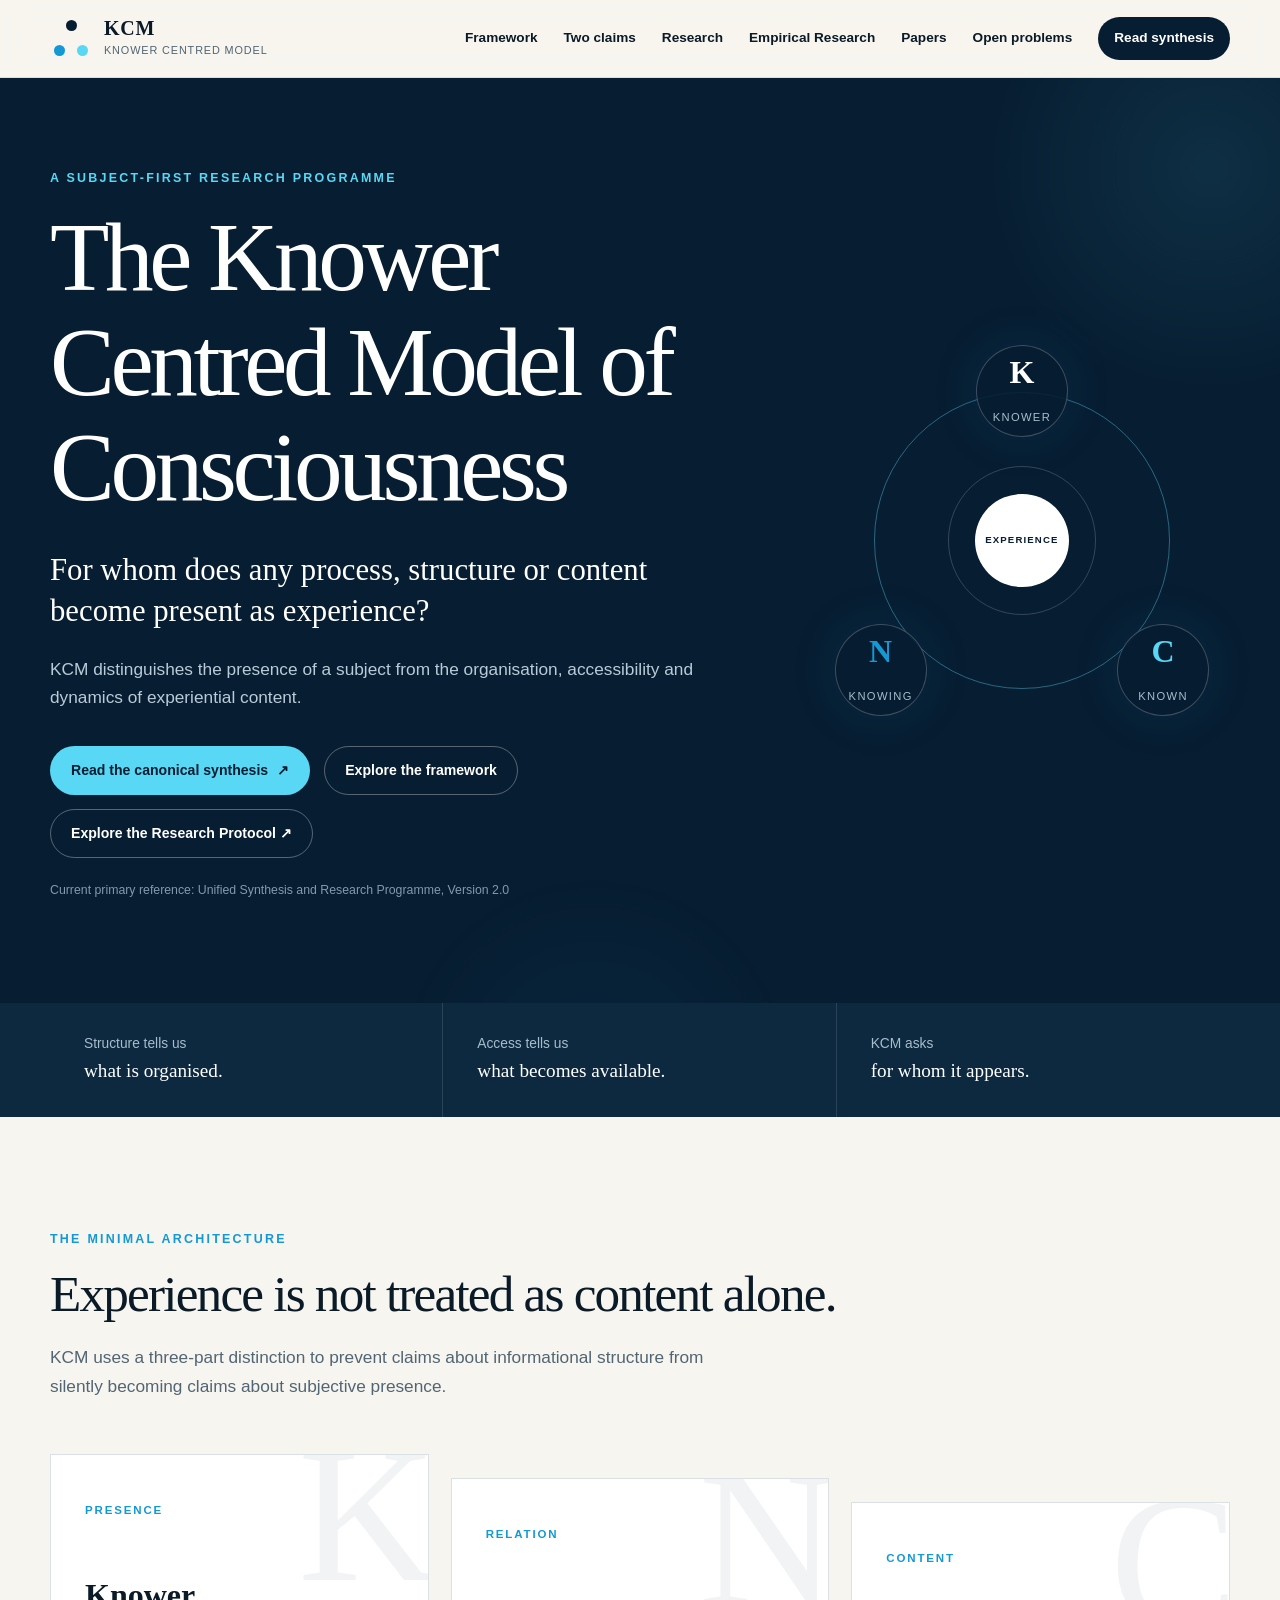
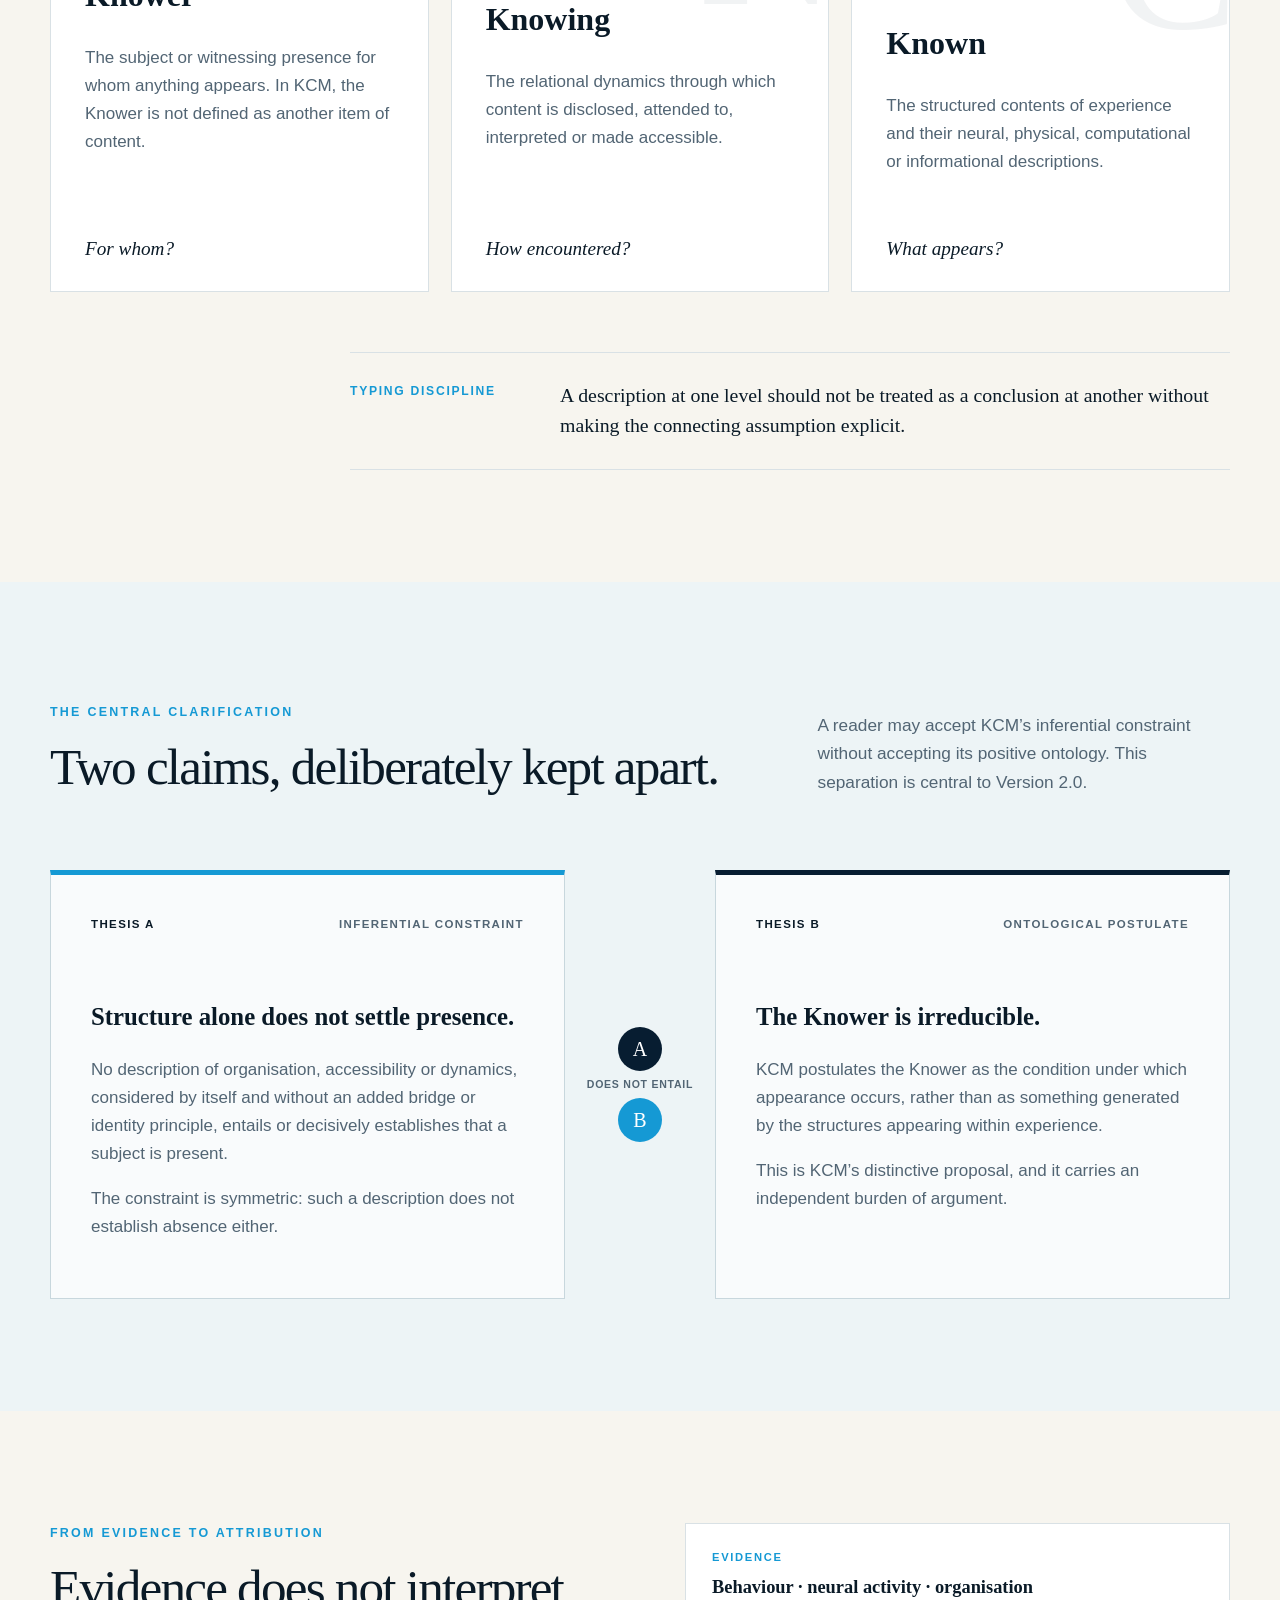
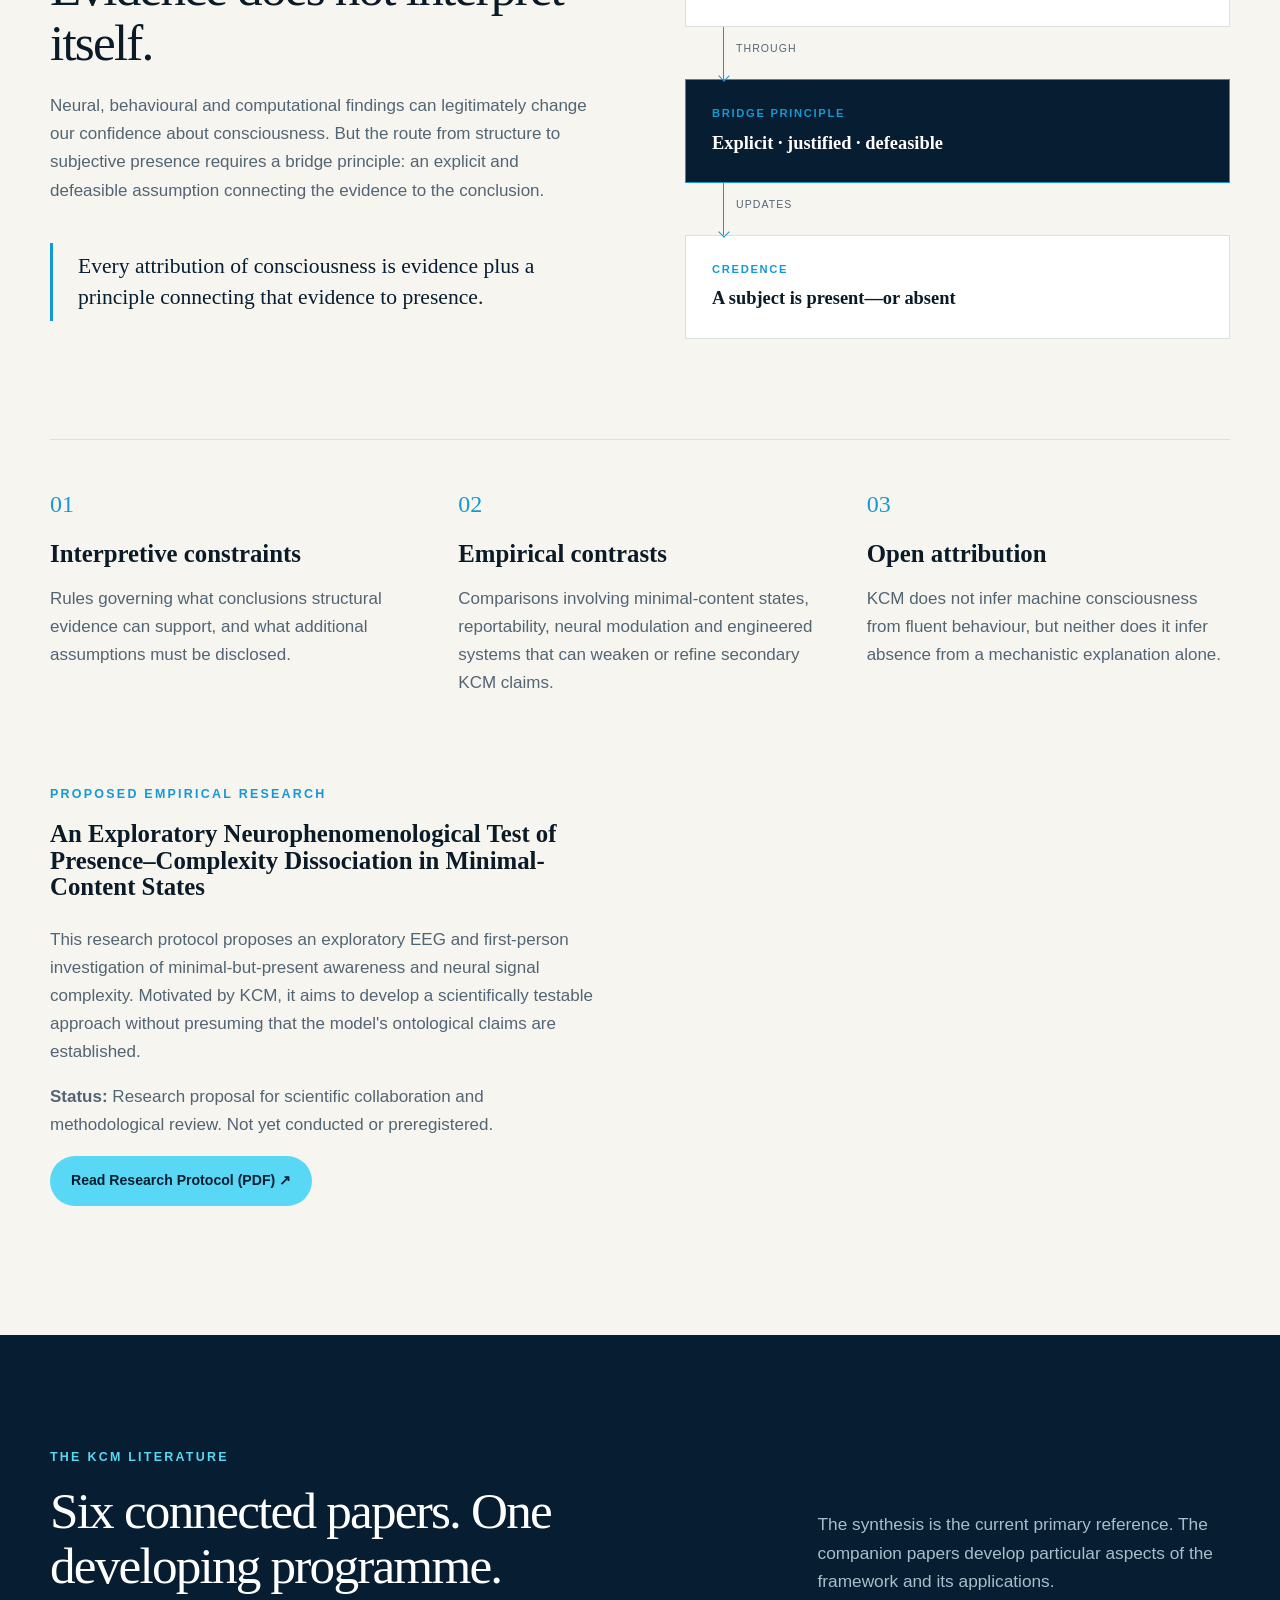
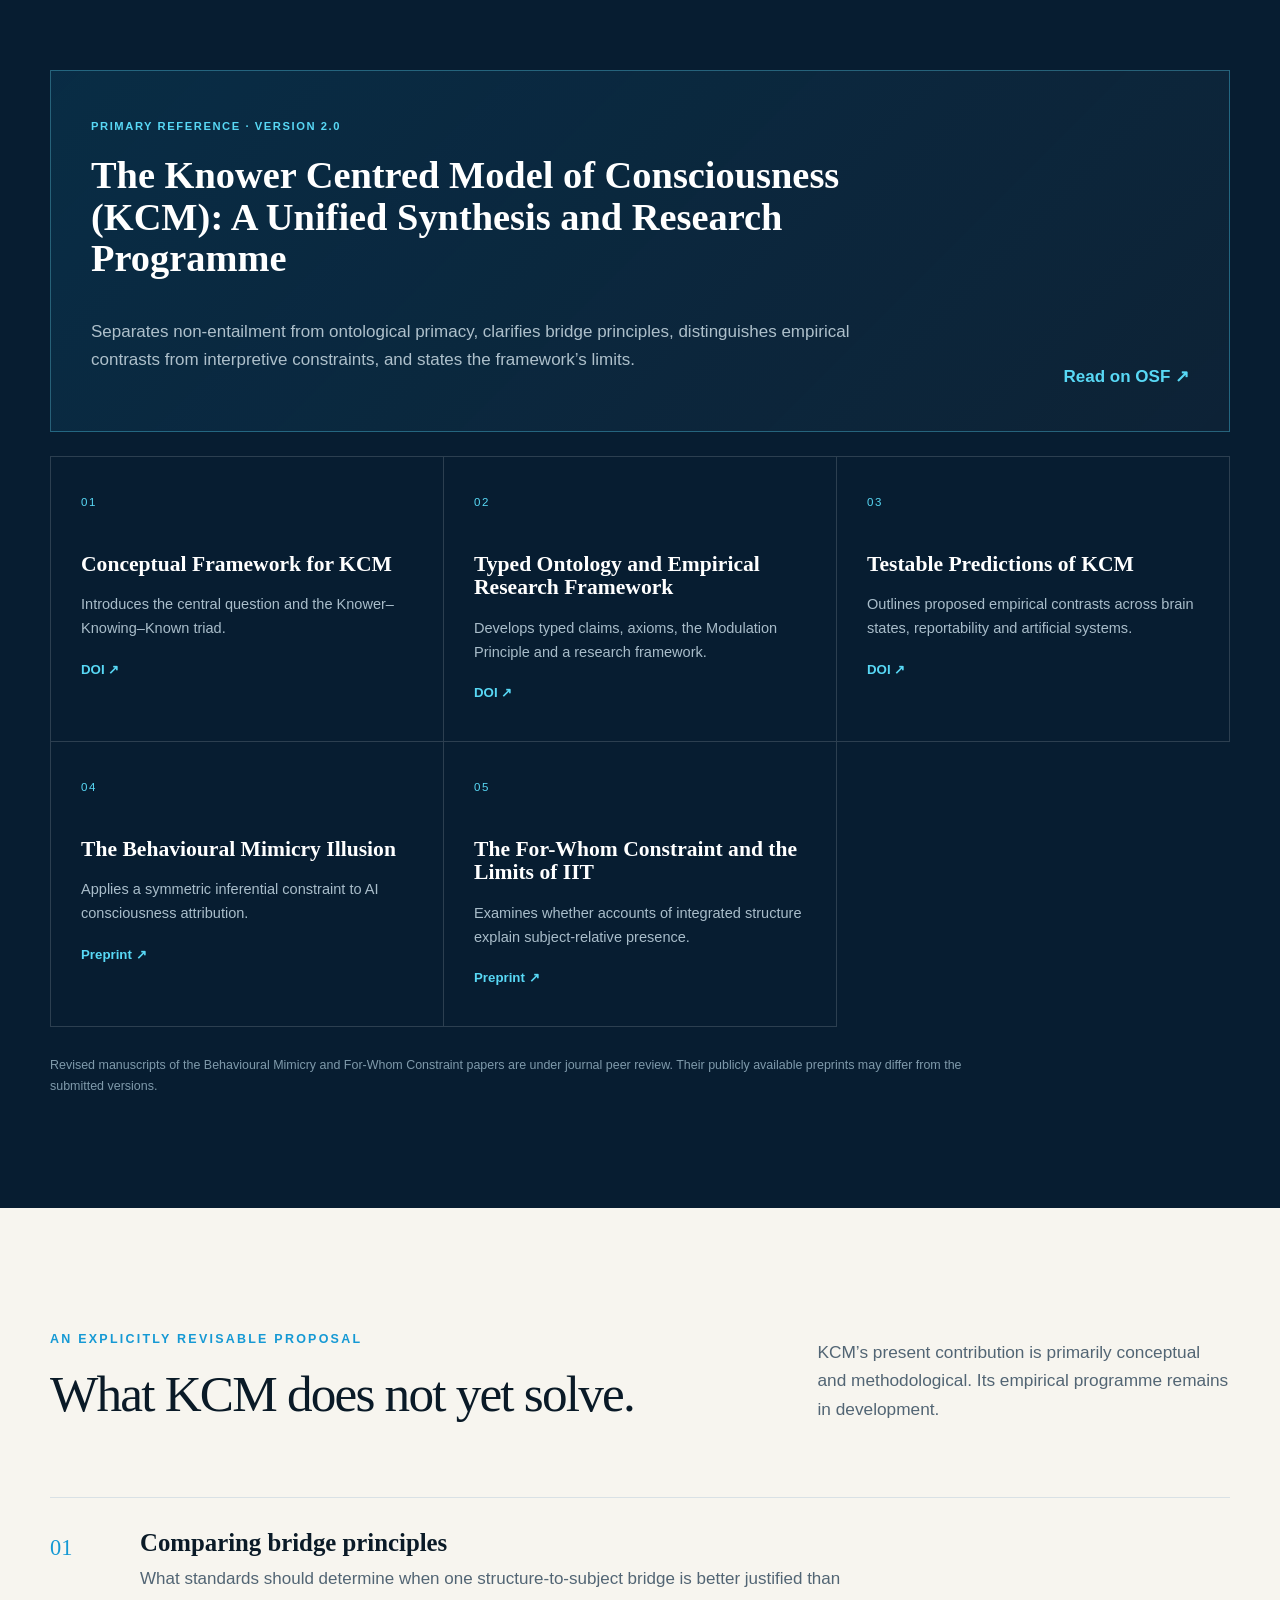
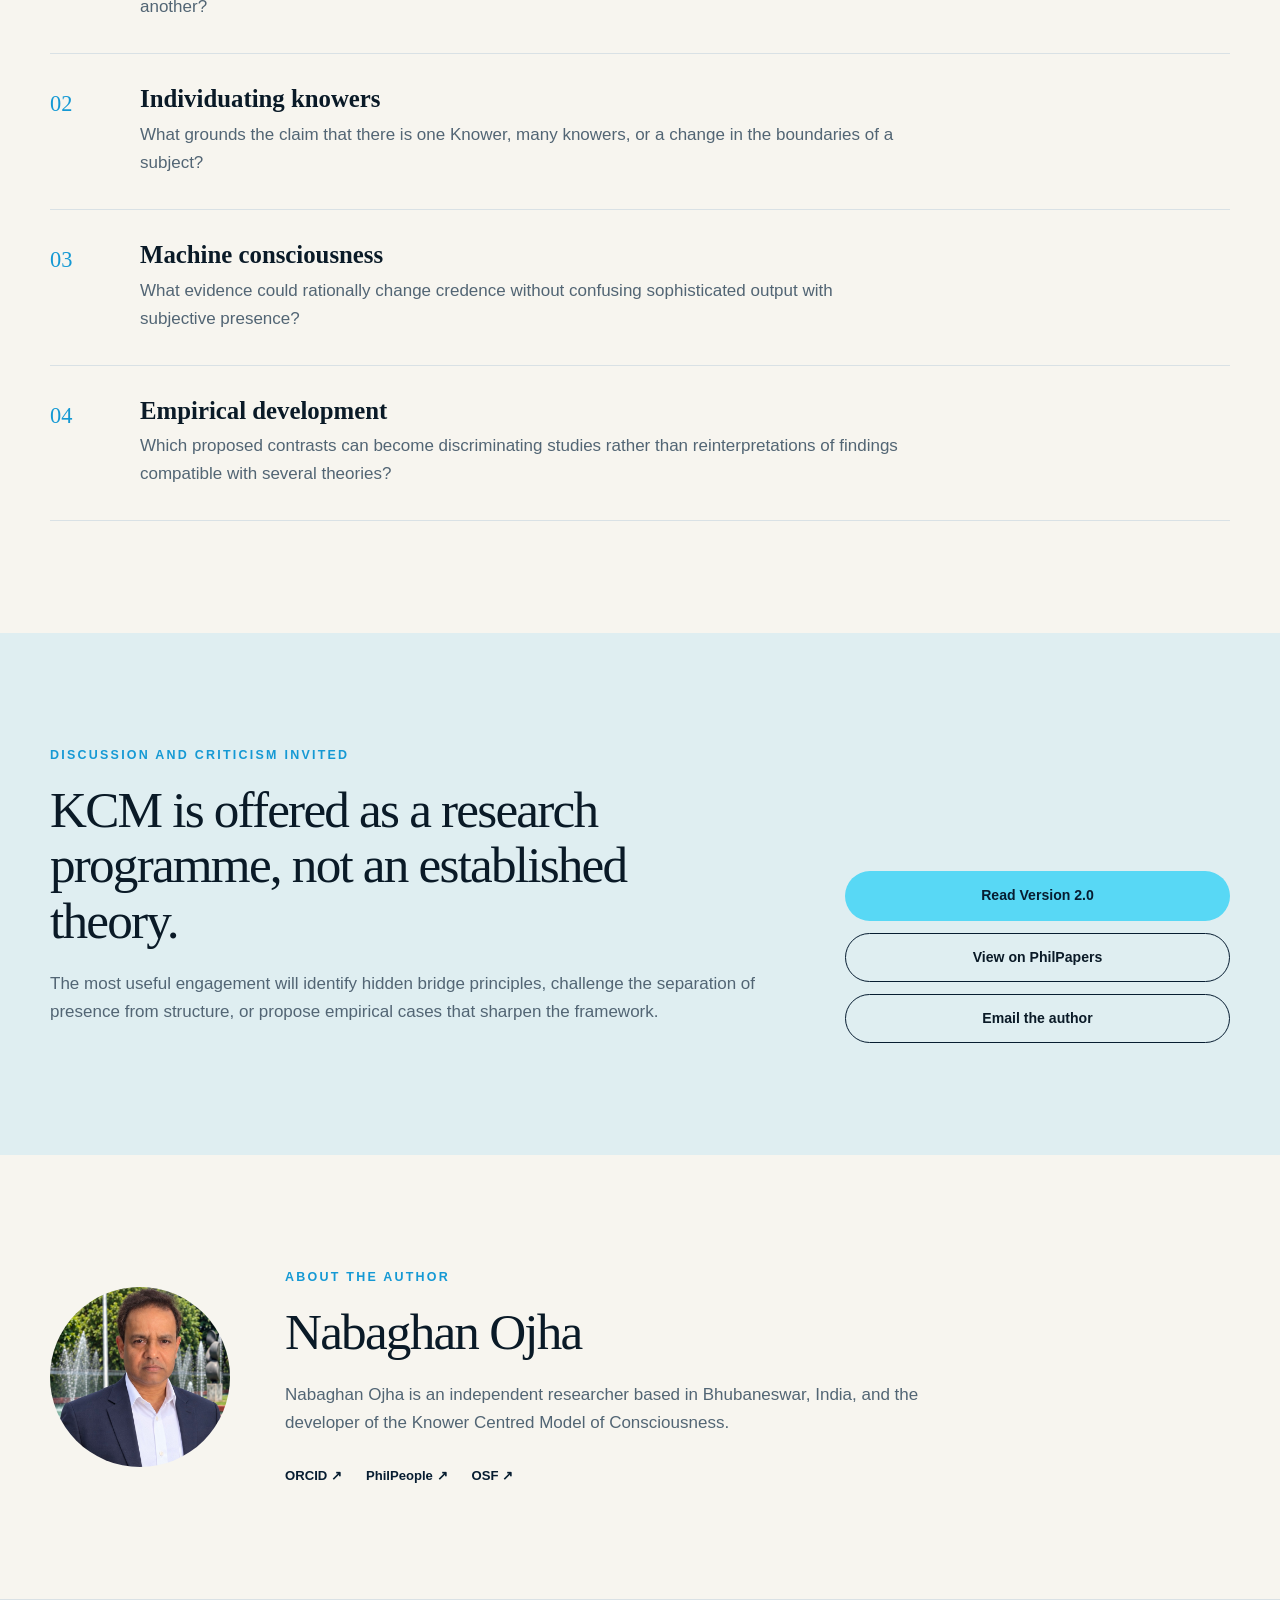
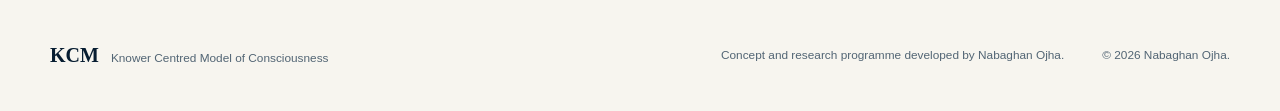
<file: index.html>
<!doctype html>
<html lang="en">
<head>
  <meta charset="utf-8">
  <meta name="viewport" content="width=device-width, initial-scale=1">
  <title>Knower Centred Model of Consciousness (KCM)</title>
  <meta name="description" content="The official website of the Knower Centred Model of Consciousness (KCM), a subject-first framework organised around the Knower–Knowing–Known triad.">
  <meta name="author" content="Nabaghan Ojha">
  <meta property="og:title" content="Knower Centred Model of Consciousness">
  <meta property="og:description" content="For whom does any process, structure or content become present as experience?">
  <meta property="og:type" content="website">
  <meta property="og:url" content="https://knowerontology.org/">
  <meta name="theme-color" content="#071d31">
  <link rel="canonical" href="https://knowerontology.org/">
  <link rel="icon" href="favicon.svg" type="image/svg+xml">
  <link rel="stylesheet" href="styles.css">
</head>
<body>
  <a class="skip-link" href="#main">Skip to content</a>

  <header class="site-header" id="top">
    <a class="brand" href="#top" aria-label="KCM home">
      <span class="brand-mark" aria-hidden="true">
        <span></span><span></span><span></span>
      </span>
      <span><strong>KCM</strong><small>Knower Centred Model</small></span>
    </a>

    <button class="menu-toggle" type="button" aria-expanded="false" aria-controls="site-nav">
      <span></span><span></span><span></span><span class="sr-only">Open navigation</span>
    </button>

    <nav id="site-nav" class="site-nav" aria-label="Primary navigation">
      <a href="#framework">Framework</a>
      <a href="#claims">Two claims</a>
      <a href="#research">Research</a>
      <a href="research-protocol.html">Empirical Research</a>
      <a href="#publications">Papers</a>
      <a href="#open-problems">Open problems</a>
      <a class="nav-cta" href="https://doi.org/10.17605/OSF.IO/EX3VN" target="_blank" rel="noopener">Read synthesis</a>
    </nav>
  </header>

  <main id="main">
    <section class="hero section-dark">
      <div class="hero-glow hero-glow-one" aria-hidden="true"></div>
      <div class="hero-glow hero-glow-two" aria-hidden="true"></div>
      <div class="hero-content">
        <p class="eyebrow">A subject-first research programme</p>
        <h1>The Knower Centred Model of Consciousness</h1>
        <p class="hero-question">For whom does any process, structure or content become present as experience?</p>
        <p class="hero-intro">KCM distinguishes the presence of a subject from the organisation, accessibility and dynamics of experiential content.</p>
  <div class="hero-actions">
  <a class="button button-primary" href="https://doi.org/10.17605/OSF.IO/EX3VN" target="_blank" rel="noopener">Read the canonical synthesis <span aria-hidden="true">↗</span></a>
  <a class="button button-quiet" href="#framework">Explore the framework</a>
  <a class="button button-quiet" href="research-protocol.html?v=20261105">Explore the Research Protocol ↗</a>
</div>
        <p class="version-line">Current primary reference: Unified Synthesis and Research Programme, Version 2.0</p>
      </div>

      <div class="hero-visual" aria-label="The K–N–C triad: Knower, Knowing and Known">
        <div class="orbit orbit-large"></div>
        <div class="orbit orbit-small"></div>
        <div class="triad-node node-k"><strong>K</strong><span>Knower</span></div>
        <div class="triad-node node-n"><strong>N</strong><span>Knowing</span></div>
        <div class="triad-node node-c"><strong>C</strong><span>Known</span></div>
        <div class="triad-centre"><span>experience</span></div>
      </div>
    </section>

    <section class="question-strip" aria-label="KCM orientation">
      <p>Structure tells us <strong>what is organised.</strong></p>
      <p>Access tells us <strong>what becomes available.</strong></p>
      <p>KCM asks <strong>for whom it appears.</strong></p>
    </section>

    <section class="section" id="framework">
      <div class="section-heading">
        <p class="eyebrow">The minimal architecture</p>
        <h2>Experience is not treated as content alone.</h2>
        <p>KCM uses a three-part distinction to prevent claims about informational structure from silently becoming claims about subjective presence.</p>
      </div>

      <div class="triad-grid">
        <article class="concept-card concept-k">
          <span class="concept-letter">K</span>
          <p class="concept-type">Presence</p>
          <h3>Knower</h3>
          <p>The subject or witnessing presence for whom anything appears. In KCM, the Knower is not defined as another item of content.</p>
          <p class="concept-question">For whom?</p>
        </article>
        <article class="concept-card concept-n">
          <span class="concept-letter">N</span>
          <p class="concept-type">Relation</p>
          <h3>Knowing</h3>
          <p>The relational dynamics through which content is disclosed, attended to, interpreted or made accessible.</p>
          <p class="concept-question">How encountered?</p>
        </article>
        <article class="concept-card concept-c">
          <span class="concept-letter">C</span>
          <p class="concept-type">Content</p>
          <h3>Known</h3>
          <p>The structured contents of experience and their neural, physical, computational or informational descriptions.</p>
          <p class="concept-question">What appears?</p>
        </article>
      </div>

      <div class="principle-note">
        <span class="note-label">Typing discipline</span>
        <p>A description at one level should not be treated as a conclusion at another without making the connecting assumption explicit.</p>
      </div>
    </section>

    <section class="section section-tint" id="claims">
      <div class="section-heading split-heading">
        <div>
          <p class="eyebrow">The central clarification</p>
          <h2>Two claims, deliberately kept apart.</h2>
        </div>
        <p>A reader may accept KCM’s inferential constraint without accepting its positive ontology. This separation is central to Version 2.0.</p>
      </div>

      <div class="claims-grid">
        <article class="claim-card claim-a">
          <div class="claim-topline"><span>Thesis A</span><small>Inferential constraint</small></div>
          <h3>Structure alone does not settle presence.</h3>
          <p>No description of organisation, accessibility or dynamics, considered by itself and without an added bridge or identity principle, entails or decisively establishes that a subject is present.</p>
          <p>The constraint is symmetric: such a description does not establish absence either.</p>
        </article>
        <div class="not-entail" aria-label="A does not entail B">
          <span>A</span><b>does not entail</b><span>B</span>
        </div>
        <article class="claim-card claim-b">
          <div class="claim-topline"><span>Thesis B</span><small>Ontological postulate</small></div>
          <h3>The Knower is irreducible.</h3>
          <p>KCM postulates the Knower as the condition under which appearance occurs, rather than as something generated by the structures appearing within experience.</p>
          <p>This is KCM’s distinctive proposal, and it carries an independent burden of argument.</p>
        </article>
      </div>
    </section>

    <section class="section bridge-section" id="research">
      <div class="bridge-copy">
        <p class="eyebrow">From evidence to attribution</p>
        <h2>Evidence does not interpret itself.</h2>
        <p>Neural, behavioural and computational findings can legitimately change our confidence about consciousness. But the route from structure to subjective presence requires a bridge principle: an explicit and defeasible assumption connecting the evidence to the conclusion.</p>
        <blockquote>Every attribution of consciousness is evidence plus a principle connecting that evidence to presence.</blockquote>
      </div>

      <div class="bridge-diagram" aria-label="Evidence connects to judgments about subjective presence through an explicit bridge principle">
        <div class="diagram-box">
          <span>Evidence</span>
          <strong>Behaviour · neural activity · organisation</strong>
        </div>
        <div class="diagram-arrow"><span>through</span></div>
        <div class="diagram-box diagram-bridge">
          <span>Bridge principle</span>
          <strong>Explicit · justified · defeasible</strong>
        </div>
        <div class="diagram-arrow"><span>updates</span></div>
        <div class="diagram-box">
          <span>Credence</span>
          <strong>A subject is present—or absent</strong>
        </div>
      </div>

      <div class="research-columns">
        <article>
          <span class="number">01</span>
          <h3>Interpretive constraints</h3>
          <p>Rules governing what conclusions structural evidence can support, and what additional assumptions must be disclosed.</p>
        </article>
        <article>
          <span class="number">02</span>
          <h3>Empirical contrasts</h3>
          <p>Comparisons involving minimal-content states, reportability, neural modulation and engineered systems that can weaken or refine secondary KCM claims.</p>
        </article>
        <article>
          <span class="number">03</span>
          <h3>Open attribution</h3>
          <p>KCM does not infer machine consciousness from fluent behaviour, but neither does it infer absence from a mechanistic explanation alone.</p>
        </article>
      </div>
      <div class="bridge-copy">    
        <p class="eyebrow">Proposed empirical research</p>
        <h3>An Exploratory Neurophenomenological Test of Presence–Complexity Dissociation in Minimal-Content States</h3>
        <p>This research protocol proposes an exploratory EEG and first-person investigation of minimal-but-present awareness and neural signal complexity. Motivated by KCM, it aims to develop a scientifically testable approach without presuming that the model's ontological claims are established.</p>
        <p><strong>Status:</strong> Research proposal for scientific collaboration and methodological review. Not yet conducted or preregistered.</p>
        <p><a class="button button-primary" href="KCM_Research_Protocol.pdf" target="_blank" rel="noopener">Read Research Protocol (PDF) ↗</a></p>
      </div>
    </section>
    <section class="section section-dark publications" id="publications">
      <div class="section-heading split-heading">
        <div>
          <p class="eyebrow">The KCM literature</p>
          <h2>Six connected papers. One developing programme.</h2>
        </div>
        <p>The synthesis is the current primary reference. The companion papers develop particular aspects of the framework and its applications.</p>
      </div>

      <div class="featured-paper">
        <div>
          <span class="paper-status">Primary reference · Version 2.0</span>
          <h3>The Knower Centred Model of Consciousness (KCM): A Unified Synthesis and Research Programme</h3>
          <p>Separates non-entailment from ontological primacy, clarifies bridge principles, distinguishes empirical contrasts from interpretive constraints, and states the framework’s limits.</p>
        </div>
        <a class="paper-link" href="https://doi.org/10.17605/OSF.IO/EX3VN" target="_blank" rel="noopener">Read on OSF <span aria-hidden="true">↗</span></a>
      </div>

      <div class="paper-grid">
        <article class="paper-card">
          <span class="paper-number">01</span>
          <h3>Conceptual Framework for KCM</h3>
          <p>Introduces the central question and the Knower–Knowing–Known triad.</p>
          <a href="https://doi.org/10.17605/OSF.IO/3QXD2" target="_blank" rel="noopener">DOI <span aria-hidden="true">↗</span></a>
        </article>
        <article class="paper-card">
          <span class="paper-number">02</span>
          <h3>Typed Ontology and Empirical Research Framework</h3>
          <p>Develops typed claims, axioms, the Modulation Principle and a research framework.</p>
          <a href="https://doi.org/10.17605/OSF.IO/26W7M" target="_blank" rel="noopener">DOI <span aria-hidden="true">↗</span></a>
        </article>
        <article class="paper-card">
          <span class="paper-number">03</span>
          <h3>Testable Predictions of KCM</h3>
          <p>Outlines proposed empirical contrasts across brain states, reportability and artificial systems.</p>
          <a href="https://doi.org/10.17605/OSF.IO/9UYWN" target="_blank" rel="noopener">DOI <span aria-hidden="true">↗</span></a>
        </article>
        <article class="paper-card">
          <span class="paper-number">04</span>
          <h3>The Behavioural Mimicry Illusion</h3>
          <p>Applies a symmetric inferential constraint to AI consciousness attribution.</p>
          <a href="https://doi.org/10.17605/OSF.IO/PM47V" target="_blank" rel="noopener">Preprint <span aria-hidden="true">↗</span></a>
        </article>
        <article class="paper-card">
          <span class="paper-number">05</span>
          <h3>The For-Whom Constraint and the Limits of IIT</h3>
          <p>Examines whether accounts of integrated structure explain subject-relative presence.</p>
          <a href="https://doi.org/10.17605/OSF.IO/3Q9YW" target="_blank" rel="noopener">Preprint <span aria-hidden="true">↗</span></a>
        </article>
      </div>
      <p class="review-note">Revised manuscripts of the Behavioural Mimicry and For-Whom Constraint papers are under journal peer review. Their publicly available preprints may differ from the submitted versions.</p>
    </section>

    <section class="section" id="open-problems">
      <div class="section-heading split-heading">
        <div>
          <p class="eyebrow">An explicitly revisable proposal</p>
          <h2>What KCM does not yet solve.</h2>
        </div>
        <p>KCM’s present contribution is primarily conceptual and methodological. Its empirical programme remains in development.</p>
      </div>

      <div class="problems-list">
        <article><span>01</span><div><h3>Comparing bridge principles</h3><p>What standards should determine when one structure-to-subject bridge is better justified than another?</p></div></article>
        <article><span>02</span><div><h3>Individuating knowers</h3><p>What grounds the claim that there is one Knower, many knowers, or a change in the boundaries of a subject?</p></div></article>
        <article><span>03</span><div><h3>Machine consciousness</h3><p>What evidence could rationally change credence without confusing sophisticated output with subjective presence?</p></div></article>
        <article><span>04</span><div><h3>Empirical development</h3><p>Which proposed contrasts can become discriminating studies rather than reinterpretations of findings compatible with several theories?</p></div></article>
      </div>
    </section>

    <section class="section invitation-section">
      <div>
        <p class="eyebrow">Discussion and criticism invited</p>
        <h2>KCM is offered as a research programme, not an established theory.</h2>
        <p>The most useful engagement will identify hidden bridge principles, challenge the separation of presence from structure, or propose empirical cases that sharpen the framework.</p>
      </div>
      <div class="invitation-links">
        <a class="button button-primary" href="https://doi.org/10.17605/OSF.IO/EX3VN" target="_blank" rel="noopener">Read Version 2.0</a>
        <a class="button button-outline" href="https://philpapers.org/rec/OJHTKC-2" target="_blank" rel="noopener">View on PhilPapers</a>
        <a class="button button-outline" href="mailto:changeparadise@gmail.com">Email the author</a>
      </div>
    </section>

    <section class="section author-section" id="about">
      <img class="author-monogram" src="nabaghan-ojha.jpg" alt="Portrait of Nabaghan Ojha">
      <div>
        <p class="eyebrow">About the author</p>
        <h2>Nabaghan Ojha</h2>
        <p>Nabaghan Ojha is an independent researcher based in Bhubaneswar, India, and the developer of the Knower Centred Model of Consciousness.</p>
        <div class="author-links">
          <a href="https://orcid.org/0000-0002-2790-6094" target="_blank" rel="noopener">ORCID <span aria-hidden="true">↗</span></a>
          <a href="https://philpeople.org/profiles/nabaghan-ojha" target="_blank" rel="noopener">PhilPeople <span aria-hidden="true">↗</span></a>
          <a href="https://osf.io/ex3vn/" target="_blank" rel="noopener">OSF <span aria-hidden="true">↗</span></a>
        </div>
      </div>
    </section>
  </main>

  <footer class="site-footer">
    <div class="footer-brand"><strong>KCM</strong><span>Knower Centred Model of Consciousness</span></div>
    <p>Concept and research programme developed by Nabaghan Ojha.</p>
    <p>© <span id="year">2026</span> Nabaghan Ojha.</p>
  </footer>

  <script src="script.js"></script>
</body>
</html>
</file>
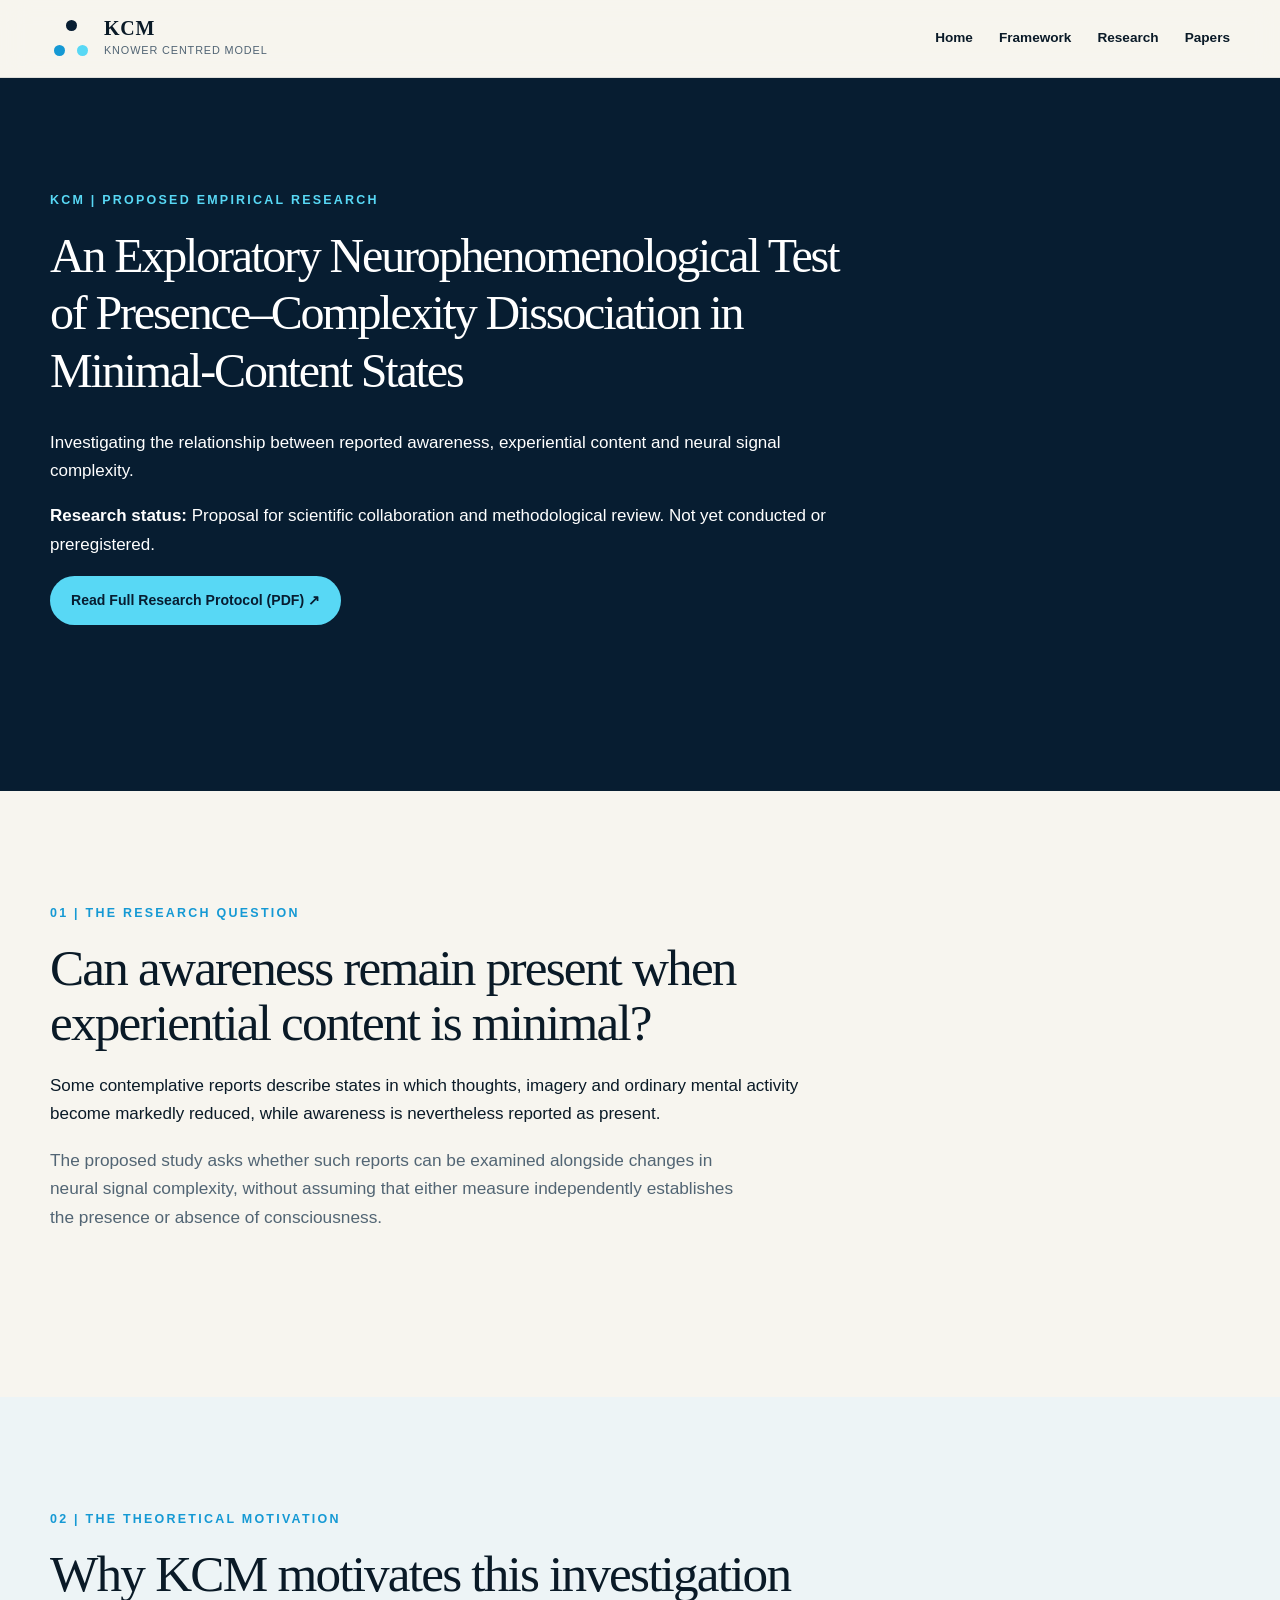
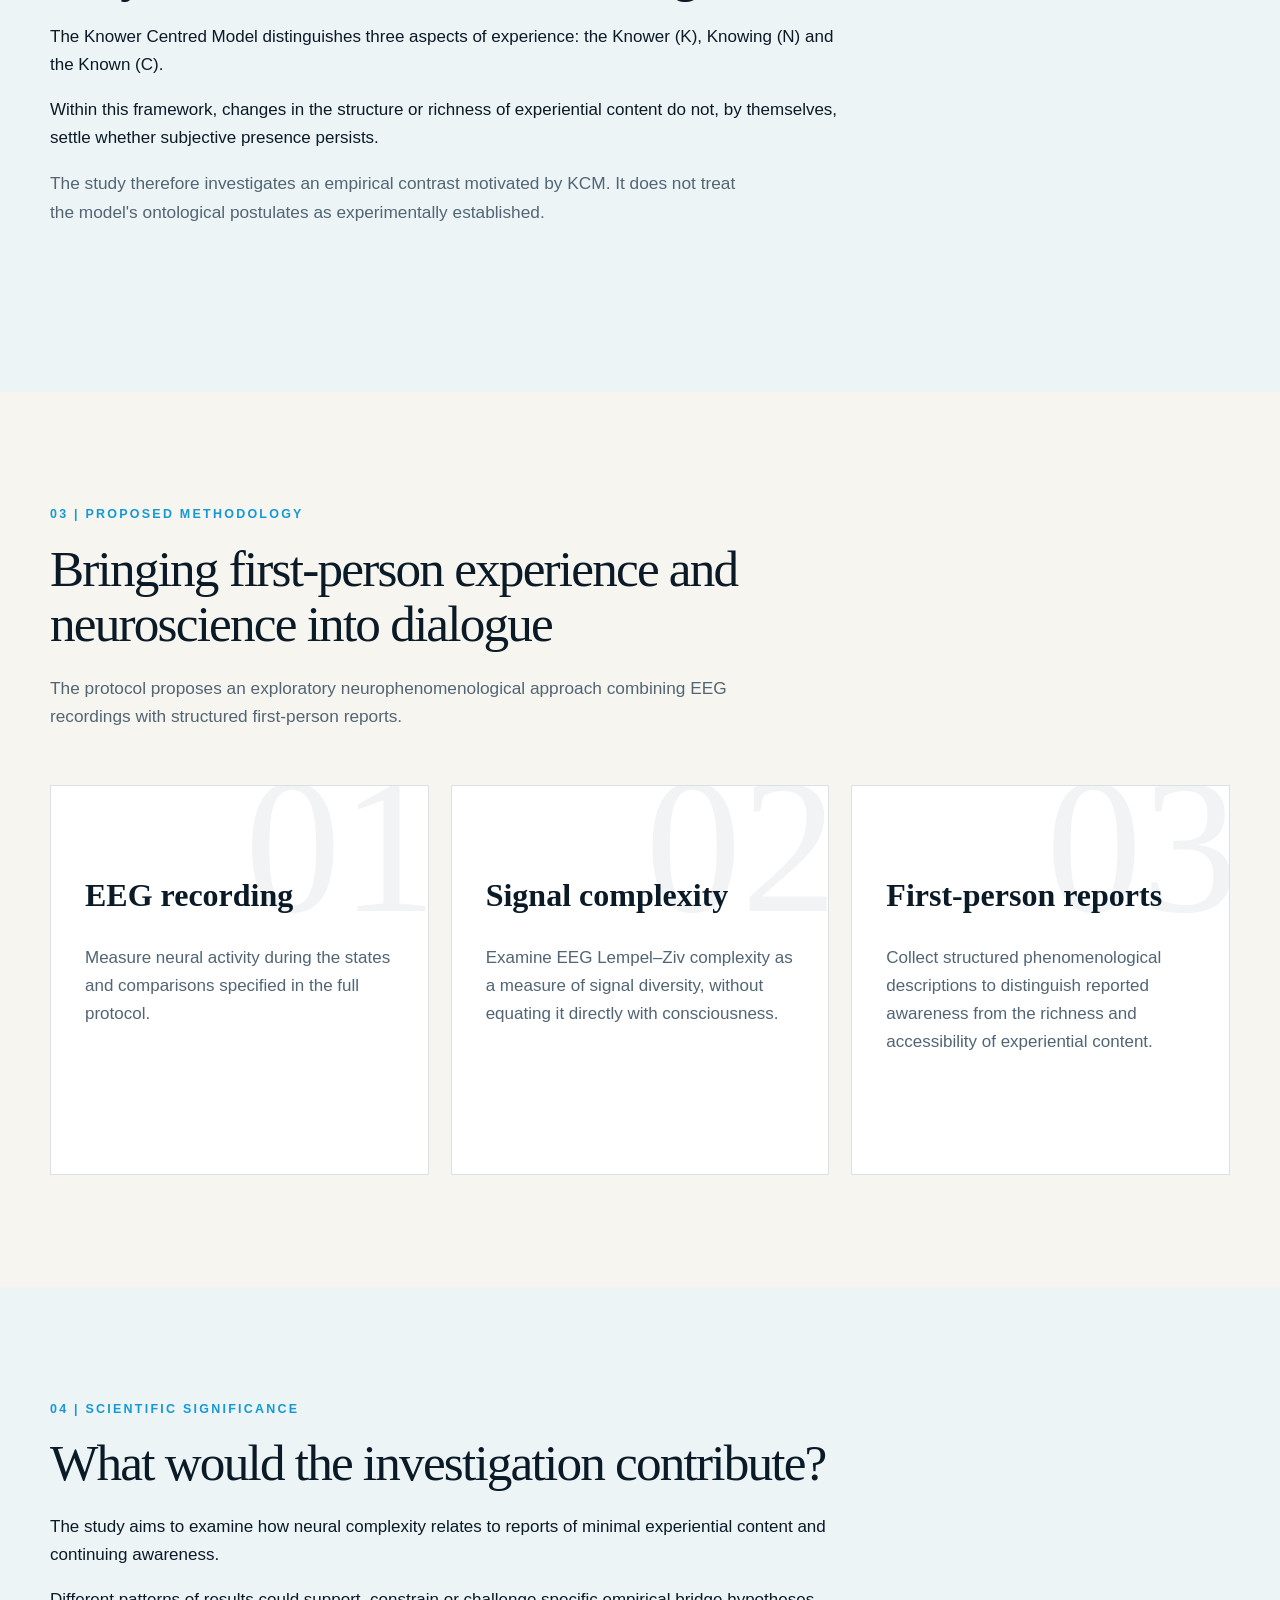
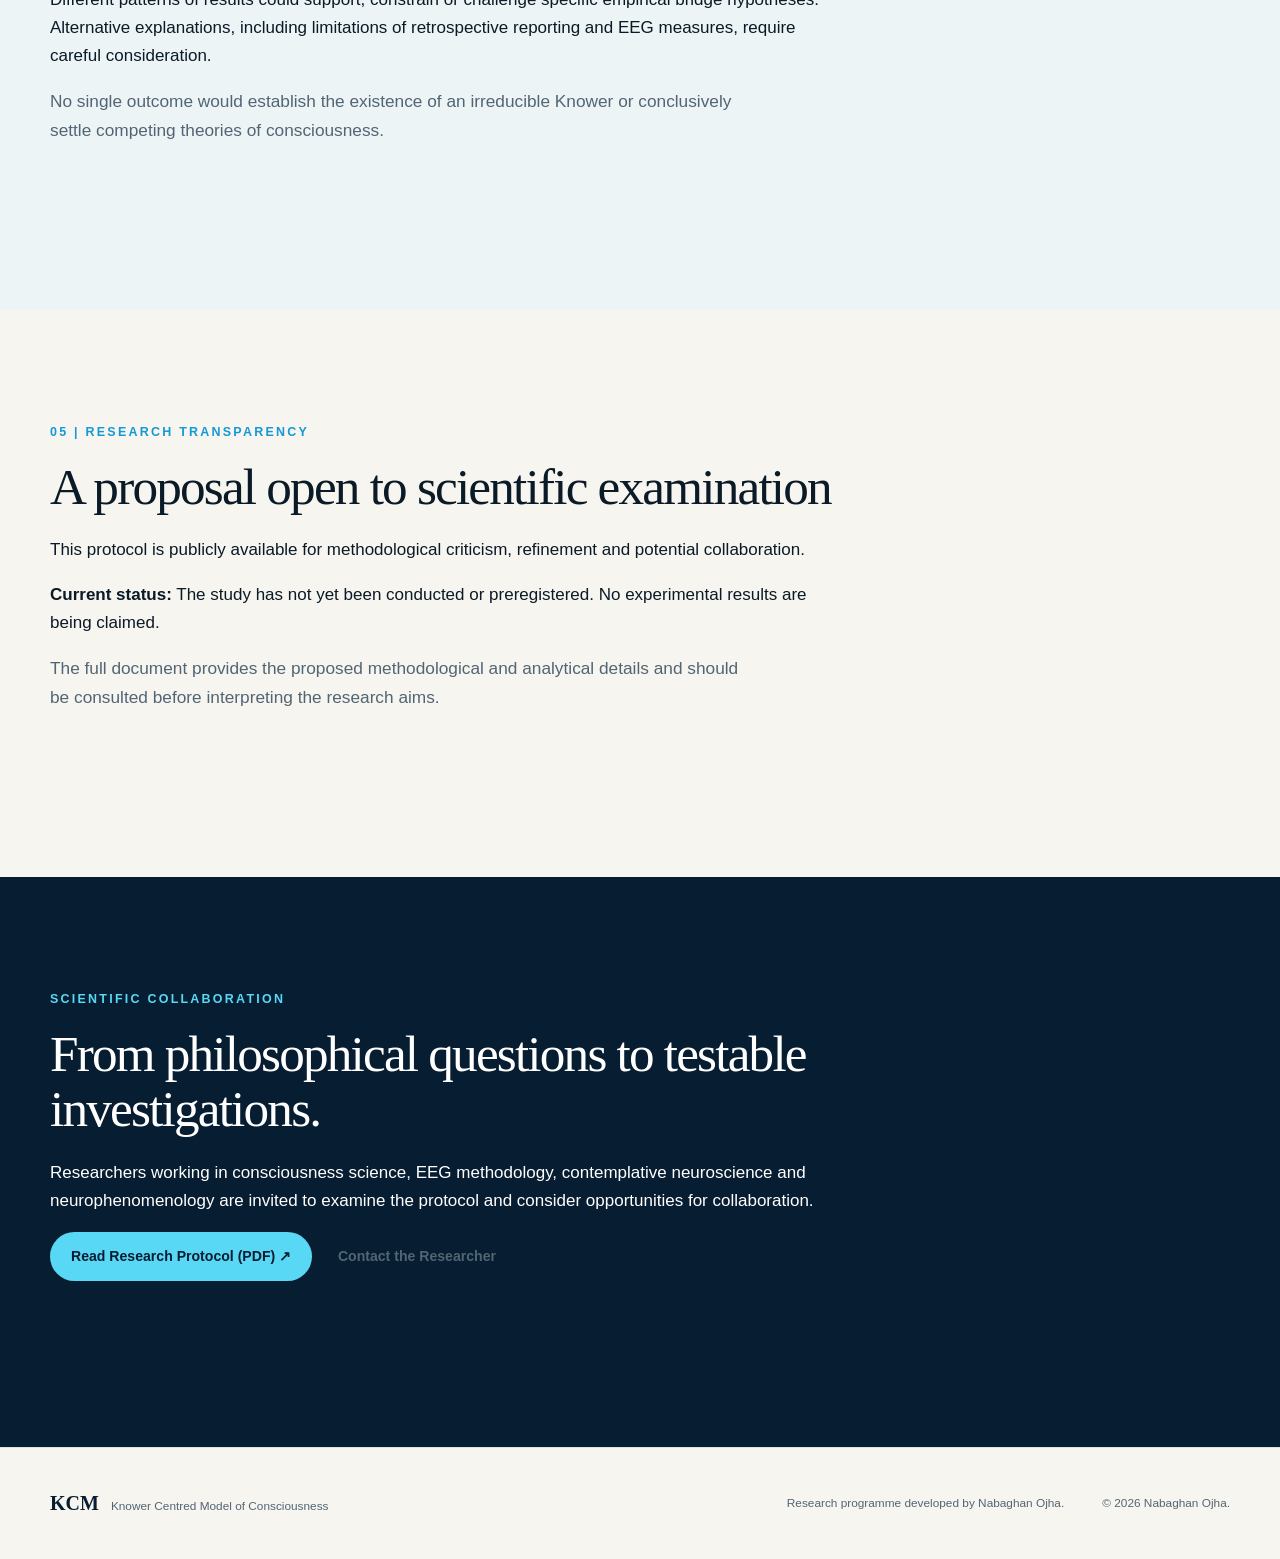
<file: research-protocol.html>
<!doctype html>
<html lang="en">
<head>
  <meta charset="utf-8">
  <meta name="viewport" content="width=device-width, initial-scale=1">
  <title>Empirical Research | Knower Centred Model of Consciousness</title>
  <meta name="description" content="Explore the proposed neurophenomenological EEG research protocol motivated by the Knower Centred Model of Consciousness.">
  <meta name="author" content="Nabaghan Ojha">
  <meta name="theme-color" content="#071d31">
  <link rel="canonical" href="https://knowerontology.org/research-protocol.html">
 <link rel="icon" href="favicon.svg" type="image/svg+xml">
<link rel="stylesheet" href="styles.css">

<style>
  .section-dark h1 {
    font-size: clamp(2rem, 3.5vw, 3.5rem);
    line-height: 1.2;
    max-width: 1100px;
    overflow-wrap: break-word;
  }
</style>

</head>
<body>
  <a class="skip-link" href="#main">Skip to content</a>

  <header class="site-header">
    <a class="brand" href="index.html" aria-label="KCM home">
      <span class="brand-mark" aria-hidden="true">
        <span></span><span></span><span></span>
      </span>
      <span><strong>KCM</strong><small>Knower Centred Model</small></span>
    </a>
    <nav class="site-nav" aria-label="Primary navigation">
      <a href="index.html">Home</a>
      <a href="index.html#framework">Framework</a>
      <a href="index.html#research">Research</a>
      <a href="index.html#publications">Papers</a>
    </nav>
  </header>

  <main id="main">
    <section class="section section-dark">
      <div class="section-heading">
        <p class="eyebrow">KCM | Proposed Empirical Research</p>
        <h1 style="font-size: 48px !important; line-height: 1.2; max-width: 1100px;">An Exploratory Neurophenomenological Test of Presence–Complexity Dissociation in Minimal-Content States</h1>
        <p>Investigating the relationship between reported awareness, experiential content and neural signal complexity.</p>
        <p><strong>Research status:</strong> Proposal for scientific collaboration and methodological review. Not yet conducted or preregistered.</p>
        <p>
          <a class="button button-primary" href="KCM_Research_Protocol.pdf" target="_blank" rel="noopener">
            Read Full Research Protocol (PDF) ↗
          </a>
        </p>
      </div>
    </section>

    <section class="section">
      <div class="section-heading">
        <p class="eyebrow">01 | The research question</p>
        <h2>Can awareness remain present when experiential content is minimal?</h2>
        <p>Some contemplative reports describe states in which thoughts, imagery and ordinary mental activity become markedly reduced, while awareness is nevertheless reported as present.</p>
        <p>The proposed study asks whether such reports can be examined alongside changes in neural signal complexity, without assuming that either measure independently establishes the presence or absence of consciousness.</p>
      </div>
    </section>

    <section class="section section-tint">
      <div class="section-heading">
        <p class="eyebrow">02 | The theoretical motivation</p>
        <h2>Why KCM motivates this investigation</h2>
        <p>The Knower Centred Model distinguishes three aspects of experience: the Knower (K), Knowing (N) and the Known (C).</p>
        <p>Within this framework, changes in the structure or richness of experiential content do not, by themselves, settle whether subjective presence persists.</p>
        <p>The study therefore investigates an empirical contrast motivated by KCM. It does not treat the model's ontological postulates as experimentally established.</p>
      </div>
    </section>

    <section class="section">
      <div class="section-heading">
        <p class="eyebrow">03 | Proposed methodology</p>
        <h2>Bringing first-person experience and neuroscience into dialogue</h2>
        <p>The protocol proposes an exploratory neurophenomenological approach combining EEG recordings with structured first-person reports.</p>
      </div>

      <div class="triad-grid">
        <article class="concept-card">
          <span class="concept-letter">01</span>
          <h3>EEG recording</h3>
          <p>Measure neural activity during the states and comparisons specified in the full protocol.</p>
        </article>
        <article class="concept-card">
          <span class="concept-letter">02</span>
          <h3>Signal complexity</h3>
          <p>Examine EEG Lempel–Ziv complexity as a measure of signal diversity, without equating it directly with consciousness.</p>
        </article>
        <article class="concept-card">
          <span class="concept-letter">03</span>
          <h3>First-person reports</h3>
          <p>Collect structured phenomenological descriptions to distinguish reported awareness from the richness and accessibility of experiential content.</p>
        </article>
      </div>
    </section>

    <section class="section section-tint">
      <div class="section-heading">
        <p class="eyebrow">04 | Scientific significance</p>
        <h2>What would the investigation contribute?</h2>
        <p>The study aims to examine how neural complexity relates to reports of minimal experiential content and continuing awareness.</p>
        <p>Different patterns of results could support, constrain or challenge specific empirical bridge hypotheses. Alternative explanations, including limitations of retrospective reporting and EEG measures, require careful consideration.</p>
        <p>No single outcome would establish the existence of an irreducible Knower or conclusively settle competing theories of consciousness.</p>
      </div>
    </section>

    <section class="section">
      <div class="section-heading">
        <p class="eyebrow">05 | Research transparency</p>
        <h2>A proposal open to scientific examination</h2>
        <p>This protocol is publicly available for methodological criticism, refinement and potential collaboration.</p>
        <p><strong>Current status:</strong> The study has not yet been conducted or preregistered. No experimental results are being claimed.</p>
        <p>The full document provides the proposed methodological and analytical details and should be consulted before interpreting the research aims.</p>
      </div>
    </section>

    <section class="section section-dark">
      <div class="section-heading">
        <p class="eyebrow">Scientific collaboration</p>
        <h2>From philosophical questions to testable investigations.</h2>
        <p>Researchers working in consciousness science, EEG methodology, contemplative neuroscience and neurophenomenology are invited to examine the protocol and consider opportunities for collaboration.</p>
        <p>
          <a class="button button-primary" href="KCM_Research_Protocol.pdf" target="_blank" rel="noopener">Read Research Protocol (PDF) ↗</a>
          <a class="button button-outline" href="mailto:changeparadise@gmail.com">Contact the Researcher</a>
        </p>
      </div>
    </section>
  </main>

  <footer class="site-footer">
    <div class="footer-brand">
      <strong>KCM</strong>
      <span>Knower Centred Model of Consciousness</span>
    </div>
    <p>Research programme developed by Nabaghan Ojha.</p>
    <p>© 2026 Nabaghan Ojha.</p>
  </footer>
</body>
</html>
</file>
<file: styles.css>
:root {
  --ink: #0a1a27;
  --muted: #526574;
  --paper: #f7f5ef;
  --white: #ffffff;
  --navy: #071d31;
  --navy-2: #0b2e4a;
  --blue: #1599d4;
  --cyan: #58d8f5;
  --line: #d9e1e5;
  --soft: #edf4f6;
  --serif: Georgia, "Times New Roman", serif;
  --sans: Inter, ui-sans-serif, -apple-system, BlinkMacSystemFont, "Segoe UI", sans-serif;
  --max: 1180px;
}

* { box-sizing: border-box; }
html { scroll-behavior: smooth; }
body {
  margin: 0;
  color: var(--ink);
  background: var(--paper);
  font-family: var(--sans);
  font-size: 17px;
  line-height: 1.65;
  text-rendering: optimizeLegibility;
}
a { color: inherit; }
.skip-link {
  position: absolute;
  left: -9999px;
  top: 0;
  z-index: 1000;
  padding: .75rem 1rem;
  background: var(--white);
  color: var(--navy);
}
.skip-link:focus { left: 1rem; top: 1rem; }
.sr-only { position: absolute; width: 1px; height: 1px; padding: 0; margin: -1px; overflow: hidden; clip: rect(0,0,0,0); white-space: nowrap; border: 0; }

.site-header {
  position: sticky;
  top: 0;
  z-index: 100;
  display: flex;
  align-items: center;
  justify-content: space-between;
  min-height: 78px;
  padding: 0 max(24px, calc((100vw - var(--max)) / 2));
  background: rgba(247,245,239,.94);
  border-bottom: 1px solid rgba(10,26,39,.1);
  backdrop-filter: blur(14px);
}
.brand { display: flex; align-items: center; gap: 12px; text-decoration: none; }
.brand-mark { position: relative; display: inline-grid; place-items: center; width: 42px; height: 42px; }
.brand-mark span { position: absolute; width: 11px; height: 11px; border-radius: 50%; background: var(--navy); }
.brand-mark span:nth-child(1) { top: 2px; }
.brand-mark span:nth-child(2) { bottom: 4px; left: 4px; background: var(--blue); }
.brand-mark span:nth-child(3) { bottom: 4px; right: 4px; background: var(--cyan); }
.brand strong { display: block; font-family: var(--serif); font-size: 1.25rem; line-height: 1; letter-spacing: .04em; }
.brand small { display: block; margin-top: 4px; color: var(--muted); font-size: .68rem; letter-spacing: .08em; text-transform: uppercase; }
.site-nav { display: flex; align-items: center; gap: 26px; }
.site-nav a { text-decoration: none; font-size: .85rem; font-weight: 650; }
.site-nav a:not(.nav-cta):hover { color: var(--blue); }
.nav-cta { padding: 10px 16px; color: var(--white); background: var(--navy); border-radius: 999px; }
.menu-toggle { display: none; width: 44px; height: 44px; padding: 10px; border: 0; background: transparent; }
.menu-toggle span:not(.sr-only) { display: block; height: 2px; margin: 5px 0; background: var(--navy); }

.section, .hero, .question-strip, .site-footer {
  padding-left: max(24px, calc((100vw - var(--max)) / 2));
  padding-right: max(24px, calc((100vw - var(--max)) / 2));
}
.section { padding-top: 112px; padding-bottom: 112px; }
.section-dark { color: var(--white); background: var(--navy); }
.section-tint { background: var(--soft); }
.eyebrow { margin: 0 0 16px; color: var(--blue); font-size: .78rem; font-weight: 800; letter-spacing: .18em; text-transform: uppercase; }
.section-dark .eyebrow { color: var(--cyan); }
h1, h2, h3 { margin-top: 0; font-family: var(--serif); line-height: 1.08; }
h1 { max-width: 790px; margin-bottom: 30px; font-size: clamp(3.2rem, 7.6vw, 6.8rem); font-weight: 500; letter-spacing: -.045em; }
h2 { margin-bottom: 22px; font-size: clamp(2.3rem, 4vw, 4rem); font-weight: 500; letter-spacing: -.035em; }
h3 { font-size: 1.55rem; font-weight: 600; }
.section-heading { max-width: 790px; margin-bottom: 54px; }
.section-heading > p:last-child { max-width: 710px; color: var(--muted); font-size: 1.08rem; }
.split-heading { max-width: none; display: grid; grid-template-columns: 1.25fr .75fr; gap: 80px; align-items: end; }
.split-heading > p:last-child { margin-bottom: 20px; }

.hero {
  position: relative;
  display: grid;
  grid-template-columns: 1.25fr .75fr;
  gap: 70px;
  min-height: calc(100vh - 78px);
  align-items: center;
  overflow: hidden;
  padding-top: 90px;
  padding-bottom: 90px;
}
.hero-content { position: relative; z-index: 2; }
.hero-question { max-width: 720px; margin: 0 0 22px; color: var(--white); font-family: var(--serif); font-size: clamp(1.35rem, 2.4vw, 2rem); line-height: 1.35; }
.hero-intro { max-width: 680px; color: #b9cbd8; font-size: 1.08rem; }
.hero-actions { display: flex; flex-wrap: wrap; gap: 14px; margin-top: 34px; }
.button { display: inline-flex; align-items: center; justify-content: center; gap: 9px; min-height: 49px; padding: 12px 20px; border: 1px solid transparent; border-radius: 999px; text-decoration: none; font-size: .88rem; font-weight: 760; transition: transform .2s ease, background .2s ease; }
.button:hover { transform: translateY(-2px); }
.button-primary { color: var(--navy); background: var(--cyan); }
.button-quiet { color: var(--white); border-color: rgba(255,255,255,.32); }
.button-outline { border-color: var(--navy); }
.version-line { margin-top: 22px; color: #829bab; font-size: .77rem; }
.hero-glow { position: absolute; border-radius: 50%; filter: blur(2px); opacity: .35; }
.hero-glow-one { width: 520px; height: 520px; right: -190px; top: -170px; background: radial-gradient(circle, rgba(88,216,245,.28), transparent 65%); }
.hero-glow-two { width: 420px; height: 420px; left: 30%; bottom: -280px; background: radial-gradient(circle, rgba(21,153,212,.2), transparent 68%); }
.hero-visual { position: relative; width: min(390px, 34vw); aspect-ratio: 1; margin: auto; }
.orbit { position: absolute; inset: 12%; border: 1px solid rgba(88,216,245,.4); border-radius: 50%; }
.orbit-small { inset: 31%; border-color: rgba(255,255,255,.18); }
.triad-node { position: absolute; display: grid; place-items: center; width: 92px; height: 92px; border: 1px solid rgba(255,255,255,.22); border-radius: 50%; background: rgba(7,29,49,.88); box-shadow: 0 0 50px rgba(21,153,212,.12); }
.triad-node strong { font-family: var(--serif); font-size: 2rem; line-height: 1; }
.triad-node span { color: #a7becd; font-size: .7rem; text-transform: uppercase; letter-spacing: .12em; }
.node-k { left: 50%; top: 0; transform: translateX(-50%); }
.node-n { left: 2%; bottom: 5%; }
.node-c { right: 2%; bottom: 5%; }
.node-n strong { color: var(--blue); }
.node-c strong { color: var(--cyan); }
.triad-centre { position: absolute; inset: 38%; display: grid; place-items: center; border-radius: 50%; background: var(--white); color: var(--navy); font-size: .6rem; font-weight: 800; letter-spacing: .12em; text-transform: uppercase; }

.question-strip { display: grid; grid-template-columns: repeat(3, 1fr); background: #0d2940; color: #a8bdca; }
.question-strip p { margin: 0; padding: 30px 34px; border-right: 1px solid rgba(255,255,255,.12); font-size: .86rem; }
.question-strip p:last-child { border-right: 0; }
.question-strip strong { display: block; color: var(--white); font-family: var(--serif); font-size: 1.2rem; font-weight: 500; }

.triad-grid { display: grid; grid-template-columns: repeat(3, 1fr); gap: 22px; }
.concept-card { position: relative; min-height: 390px; padding: 34px; overflow: hidden; background: var(--white); border: 1px solid var(--line); }
.concept-letter { position: absolute; right: -9px; top: -35px; color: rgba(7,29,49,.055); font-family: var(--serif); font-size: 12rem; line-height: 1; }
.concept-type { color: var(--blue); font-size: .72rem; font-weight: 800; letter-spacing: .16em; text-transform: uppercase; }
.concept-card h3 { margin-top: 58px; font-size: 2rem; }
.concept-card > p:not(.concept-type):not(.concept-question) { color: var(--muted); }
.concept-question { position: absolute; left: 34px; bottom: 26px; margin: 0; font-family: var(--serif); font-size: 1.2rem; font-style: italic; }
.concept-n { margin-top: 24px; }
.concept-c { margin-top: 48px; }
.principle-note { display: grid; grid-template-columns: 180px 1fr; gap: 30px; max-width: 880px; margin: 60px 0 0 auto; padding: 28px 0; border-top: 1px solid var(--line); border-bottom: 1px solid var(--line); }
.note-label { color: var(--blue); font-size: .76rem; font-weight: 800; letter-spacing: .14em; text-transform: uppercase; }
.principle-note p { margin: 0; font-family: var(--serif); font-size: 1.24rem; line-height: 1.5; }

.claims-grid { display: grid; grid-template-columns: 1fr 150px 1fr; align-items: stretch; }
.claim-card { min-height: 390px; padding: 40px; border: 1px solid #c8d7dd; background: rgba(255,255,255,.68); }
.claim-a { border-top: 5px solid var(--blue); }
.claim-b { border-top: 5px solid var(--navy); }
.claim-topline { display: flex; justify-content: space-between; gap: 20px; margin-bottom: 70px; font-size: .72rem; font-weight: 800; letter-spacing: .12em; text-transform: uppercase; }
.claim-topline small { color: var(--muted); font: inherit; text-align: right; }
.claim-card p { color: var(--muted); }
.not-entail { display: flex; flex-direction: column; justify-content: center; align-items: center; gap: 5px; color: var(--muted); }
.not-entail span { display: grid; place-items: center; width: 44px; height: 44px; border-radius: 50%; background: var(--navy); color: var(--white); font-family: var(--serif); font-size: 1.25rem; }
.not-entail span:last-child { background: var(--blue); }
.not-entail b { font-size: .66rem; letter-spacing: .07em; text-transform: uppercase; }

.bridge-section { display: grid; grid-template-columns: 1fr 1fr; gap: 70px 90px; }
.bridge-copy p:not(.eyebrow) { color: var(--muted); }
blockquote { margin: 38px 0 0; padding: 8px 0 8px 25px; border-left: 3px solid var(--blue); color: var(--navy); font-family: var(--serif); font-size: 1.35rem; line-height: 1.45; }
.bridge-diagram { display: flex; flex-direction: column; justify-content: center; }
.diagram-box { padding: 24px 26px; border: 1px solid var(--line); background: var(--white); }
.diagram-box span { display: block; margin-bottom: 5px; color: var(--blue); font-size: .7rem; font-weight: 800; letter-spacing: .15em; text-transform: uppercase; }
.diagram-box strong { font-family: var(--serif); font-size: 1.15rem; }
.diagram-bridge { border-color: var(--blue); background: var(--navy); color: var(--white); }
.diagram-arrow { position: relative; height: 52px; margin-left: 38px; border-left: 1px solid var(--blue); }
.diagram-arrow::after { content: ""; position: absolute; bottom: -1px; left: -4px; width: 7px; height: 7px; border-right: 1px solid var(--blue); border-bottom: 1px solid var(--blue); transform: rotate(45deg); }
.diagram-arrow span { position: absolute; left: 12px; top: 13px; color: var(--muted); font-size: .66rem; text-transform: uppercase; letter-spacing: .1em; }
.research-columns { grid-column: 1 / -1; display: grid; grid-template-columns: repeat(3, 1fr); gap: 45px; margin-top: 30px; padding-top: 45px; border-top: 1px solid var(--line); }
.research-columns .number { color: var(--blue); font-family: var(--serif); font-size: 1.5rem; }
.research-columns h3 { margin: 17px 0 14px; }
.research-columns p { color: var(--muted); }

.publications .section-heading > p:last-child { color: #a9bdca; }
.featured-paper { display: grid; grid-template-columns: 1fr auto; gap: 60px; align-items: end; padding: 40px; border: 1px solid rgba(88,216,245,.34); background: linear-gradient(135deg, rgba(21,153,212,.12), rgba(255,255,255,.025)); }
.paper-status { display: inline-block; margin-bottom: 20px; color: var(--cyan); font-size: .7rem; font-weight: 800; letter-spacing: .14em; text-transform: uppercase; }
.featured-paper h3 { max-width: 760px; font-size: clamp(1.7rem, 3vw, 2.5rem); }
.featured-paper p { max-width: 760px; color: #aec0cb; }
.paper-link { white-space: nowrap; color: var(--cyan); font-weight: 750; text-decoration: none; }
.paper-grid { display: grid; grid-template-columns: repeat(3, 1fr); margin-top: 24px; border-top: 1px solid rgba(255,255,255,.15); border-left: 1px solid rgba(255,255,255,.15); }
.paper-card { min-height: 285px; padding: 30px; border-right: 1px solid rgba(255,255,255,.15); border-bottom: 1px solid rgba(255,255,255,.15); }
.paper-number { color: var(--cyan); font-size: .72rem; letter-spacing: .13em; }
.paper-card h3 { margin: 38px 0 16px; font-size: 1.35rem; }
.paper-card p { color: #a9bdca; font-size: .91rem; }
.paper-card a { color: var(--cyan); font-size: .83rem; font-weight: 800; text-decoration: none; }
.review-note { max-width: 920px; margin: 28px 0 0; color: #7f9aab; font-size: .78rem; }

.problems-list { border-top: 1px solid var(--line); }
.problems-list article { display: grid; grid-template-columns: 90px 1fr; padding: 32px 0; border-bottom: 1px solid var(--line); }
.problems-list article > span { color: var(--blue); font-family: var(--serif); font-size: 1.4rem; }
.problems-list h3 { margin-bottom: 8px; }
.problems-list p { max-width: 760px; margin: 0; color: var(--muted); }

.invitation-section { display: grid; grid-template-columns: 1.3fr .7fr; gap: 80px; align-items: end; background: #dfeef1; }
.invitation-section > div:first-child > p:last-child { max-width: 770px; color: var(--muted); }
.invitation-links { display: flex; flex-direction: column; gap: 12px; }
.author-section { display: grid; grid-template-columns: 180px 1fr; gap: 55px; align-items: center; }
.author-monogram { display: grid; place-items: center; width: 180px; height: 180px; border-radius: 50%; background: var(--navy); color: var(--cyan); font-family: var(--serif); font-size: 3.3rem; letter-spacing: -.04em; }
.author-section p:not(.eyebrow) { max-width: 690px; color: var(--muted); }
.author-links { display: flex; flex-wrap: wrap; gap: 24px; margin-top: 28px; }
.author-links a { color: var(--navy); font-size: .82rem; font-weight: 800; text-decoration: none; }

.site-footer { display: grid; grid-template-columns: 1fr auto auto; gap: 38px; align-items: center; padding-top: 34px; padding-bottom: 34px; border-top: 1px solid var(--line); color: var(--muted); font-size: .74rem; }
.footer-brand { display: flex; align-items: baseline; gap: 12px; }
.footer-brand strong { color: var(--navy); font-family: var(--serif); font-size: 1.25rem; }

@media (max-width: 960px) {
  .site-nav { position: absolute; inset: 78px 0 auto; display: none; flex-direction: column; align-items: stretch; gap: 0; padding: 16px 24px 24px; background: var(--paper); border-bottom: 1px solid var(--line); }
  .site-nav.open { display: flex; }
  .site-nav a { padding: 13px 0; }
  .nav-cta { margin-top: 8px; text-align: center; }
  .menu-toggle { display: block; }
  .hero { grid-template-columns: 1fr; padding-top: 90px; }
  .hero-visual { width: min(370px, 78vw); }
  .split-heading, .bridge-section, .invitation-section { grid-template-columns: 1fr; gap: 30px; }
  .triad-grid { grid-template-columns: 1fr; }
  .concept-card, .concept-n, .concept-c { min-height: 310px; margin-top: 0; }
  .claims-grid { grid-template-columns: 1fr; }
  .not-entail { flex-direction: row; padding: 25px; }
  .research-columns { grid-template-columns: 1fr; gap: 20px; }
  .paper-grid { grid-template-columns: repeat(2, 1fr); }
  .site-footer { grid-template-columns: 1fr; gap: 6px; }
  .site-footer p { margin: 0; }
}

@media (max-width: 650px) {
  body { font-size: 16px; }
  .section { padding-top: 78px; padding-bottom: 78px; }
  .brand small { display: none; }
  h1 { font-size: clamp(3rem, 15vw, 4.5rem); }
  .question-strip { grid-template-columns: 1fr; padding-top: 12px; padding-bottom: 12px; }
  .question-strip p { padding: 18px 0; border-right: 0; border-bottom: 1px solid rgba(255,255,255,.12); }
  .question-strip p:last-child { border-bottom: 0; }
  .principle-note { grid-template-columns: 1fr; gap: 12px; }
  .claim-card { padding: 28px; }
  .claim-topline { margin-bottom: 45px; }
  .featured-paper { grid-template-columns: 1fr; gap: 20px; padding: 28px; }
  .paper-grid { grid-template-columns: 1fr; }
  .problems-list article { grid-template-columns: 55px 1fr; }
  .author-section { grid-template-columns: 1fr; }
  .author-monogram { width: 110px; height: 110px; font-size: 2.2rem; }
}

@media (prefers-reduced-motion: reduce) {
  html { scroll-behavior: auto; }
  *, *::before, *::after { transition-duration: .01ms !important; animation-duration: .01ms !important; }
}
</file>
